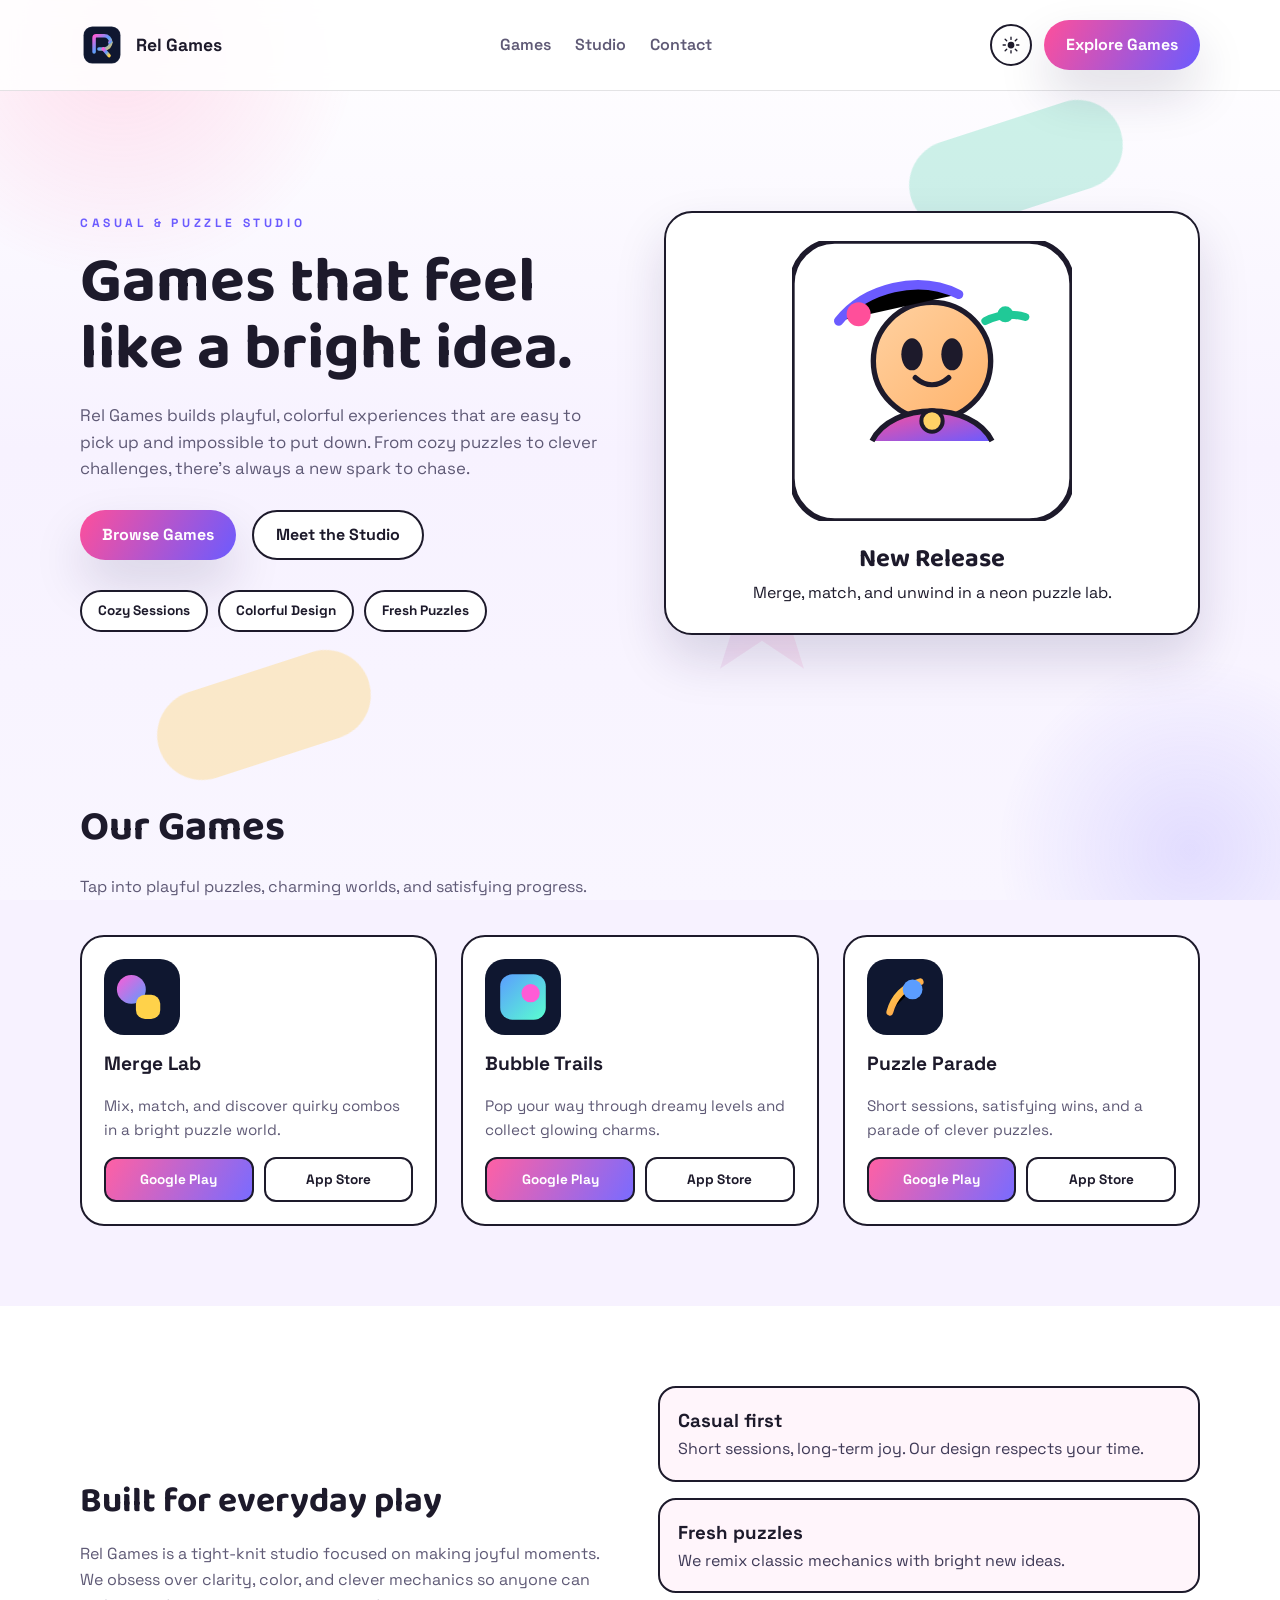
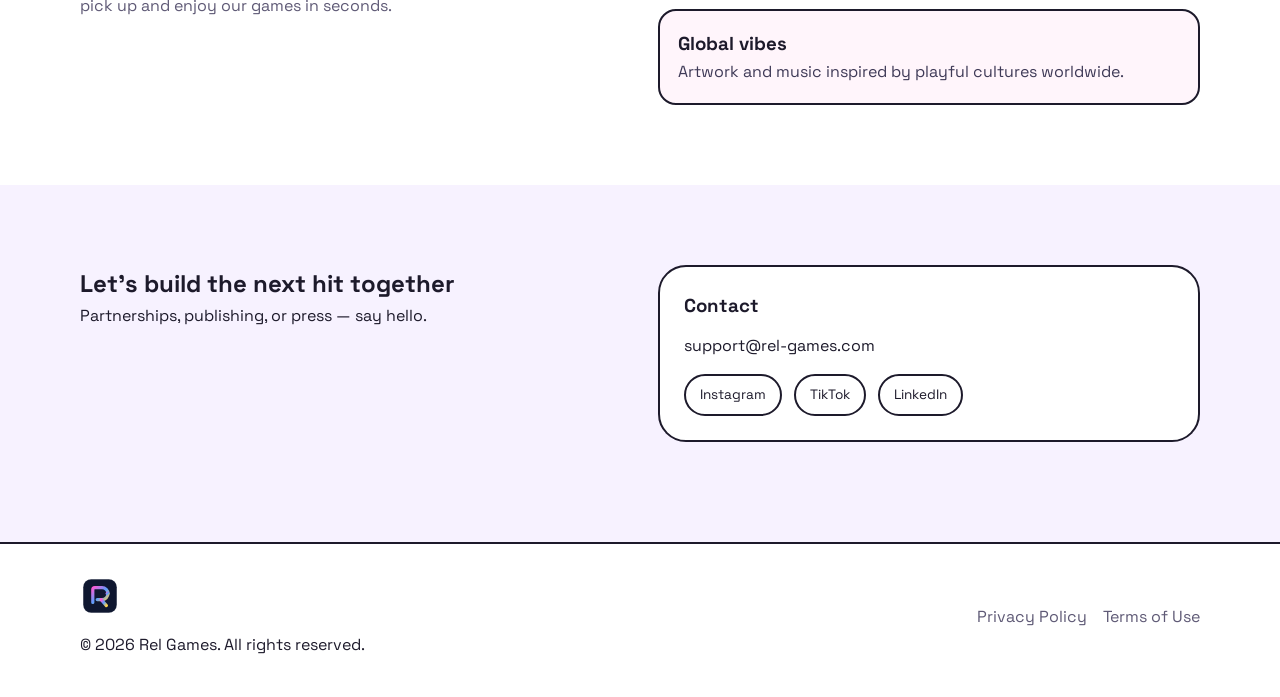
<file: index.html>
<!doctype html>
<html lang="en">
  <head>
    <meta charset="utf-8" />
    <meta name="viewport" content="width=device-width, initial-scale=1" />
    <title>Rel Games — Casual & Puzzle Game Studio</title>
    <meta name="description" content="Rel Games builds delightful casual and puzzle games for mobile. Discover our latest titles and play today." />
    <link rel="preconnect" href="https://fonts.googleapis.com" />
    <link rel="preconnect" href="https://fonts.gstatic.com" crossorigin />
    <link
      href="https://fonts.googleapis.com/css2?family=Baloo+2:wght@500;700;800&family=Space+Grotesk:wght@400;500;600;700&display=swap"
      rel="stylesheet"
    />
    <link rel="icon" type="image/svg+xml" href="assets/logo.svg" />
    <link rel="apple-touch-icon" href="assets/logo.svg" />
    <link rel="stylesheet" href="styles.css" />
    <meta property="og:title" content="Rel Games — Casual & Puzzle Game Studio" />
    <meta property="og:description" content="We build delightful casual and puzzle games for mobile." />
    <meta property="og:type" content="website" />
    <meta name="theme-color" content="#0a0f1f" />
  </head>
  <body>
    <div class="ambient">
      <div class="shape blob blob-1"></div>
      <div class="shape blob blob-2"></div>
      <div class="shape pill pill-1"></div>
      <div class="shape pill pill-2"></div>
      <div class="shape star"></div>
    </div>

    <header class="site-header">
      <div class="container nav">
        <a class="brand" href="#top" aria-label="Rel Games">
          <img src="assets/logo.svg" alt="Rel Games logo" />
          <span>Rel Games</span>
        </a>
        <nav class="nav-links">
          <a href="#games">Games</a>
          <a href="#studio">Studio</a>
          <a href="#contact">Contact</a>
        </nav>
        <div class="nav-actions">
          <button id="theme-toggle" class="theme-toggle" type="button" aria-label="Toggle dark mode">
            <span class="icon-sun" aria-hidden="true">
              <svg viewBox="0 0 24 24" width="18" height="18">
                <circle cx="12" cy="12" r="4.5" fill="currentColor"></circle>
                <path d="M12 1.5v3M12 19.5v3M1.5 12h3M19.5 12h3M4.2 4.2l2.1 2.1M17.7 17.7l2.1 2.1M19.8 4.2l-2.1 2.1M6.3 17.7l-2.1 2.1" stroke="currentColor" stroke-width="1.8" stroke-linecap="round"></path>
              </svg>
            </span>
            <span class="icon-moon" aria-hidden="true">
              <svg viewBox="0 0 24 24" width="18" height="18">
                <path d="M20 14.5A8.5 8.5 0 1 1 11 4a7 7 0 0 0 9 10.5Z" fill="currentColor"></path>
              </svg>
            </span>
          </button>
          <a class="cta" href="#games">Explore Games</a>
        </div>
      </div>
    </header>

    <main id="top">
      <section class="hero">
        <div class="container hero-grid">
          <div class="hero-copy">
            <p class="eyebrow">Casual & Puzzle Studio</p>
            <h1>Games that feel like a bright idea.</h1>
            <p class="lead">
              Rel Games builds playful, colorful experiences that are easy to pick up and impossible
              to put down. From cozy puzzles to clever challenges, there’s always a new spark to chase.
            </p>
            <div class="hero-actions">
              <a class="cta" href="#games">Browse Games</a>
              <a class="ghost" href="#studio">Meet the Studio</a>
            </div>
            <div class="hero-tags">
              <span>Cozy Sessions</span>
              <span>Colorful Design</span>
              <span>Fresh Puzzles</span>
            </div>
          </div>
          <div class="hero-card">
            <img src="assets/hero-character.svg" alt="Playful character illustration" />
            <div class="hero-card-note">
              <h2>New Release</h2>
              <p>Merge, match, and unwind in a neon puzzle lab.</p>
            </div>
          </div>
        </div>
      </section>

      <section id="games" class="games">
        <div class="container">
          <div class="section-head">
            <h2>Our Games</h2>
            <p>Tap into playful puzzles, charming worlds, and satisfying progress.</p>
          </div>
          <div id="games-grid" class="games-grid"></div>
        </div>
      </section>

      <section id="studio" class="studio">
        <div class="container studio-grid">
          <div>
            <h2>Built for everyday play</h2>
            <p>
              Rel Games is a tight-knit studio focused on making joyful moments. We obsess over
              clarity, color, and clever mechanics so anyone can pick up and enjoy our games in seconds.
            </p>
          </div>
          <div class="studio-cards">
            <div class="studio-card">
              <h3>Casual first</h3>
              <p>Short sessions, long-term joy. Our design respects your time.</p>
            </div>
            <div class="studio-card">
              <h3>Fresh puzzles</h3>
              <p>We remix classic mechanics with bright new ideas.</p>
            </div>
            <div class="studio-card">
              <h3>Global vibes</h3>
              <p>Artwork and music inspired by playful cultures worldwide.</p>
            </div>
          </div>
        </div>
      </section>

      <section id="contact" class="contact">
        <div class="container contact-grid">
          <div>
            <h2>Let’s build the next hit together</h2>
            <p>
              Partnerships, publishing, or press — say hello.
            </p>
          </div>
          <div class="contact-card">
            <h3>Contact</h3>
            <p>support@rel-games.com</p>
            <div class="socials">
              <a href="#">Instagram</a>
              <a href="#">TikTok</a>
              <a href="#">LinkedIn</a>
            </div>
          </div>
        </div>
      </section>
    </main>

    <footer class="site-footer">
      <div class="container footer-grid">
        <div>
          <img class="footer-logo" src="assets/logo.svg" alt="Rel Games logo" />
          <p>© 2026 Rel Games. All rights reserved.</p>
        </div>
        <div class="footer-links">
          <a href="privacy.html">Privacy Policy</a>
          <a href="terms.html">Terms of Use</a>
        </div>
      </div>
    </footer>

    <script src="app.js"></script>
  </body>
</html>
</file>
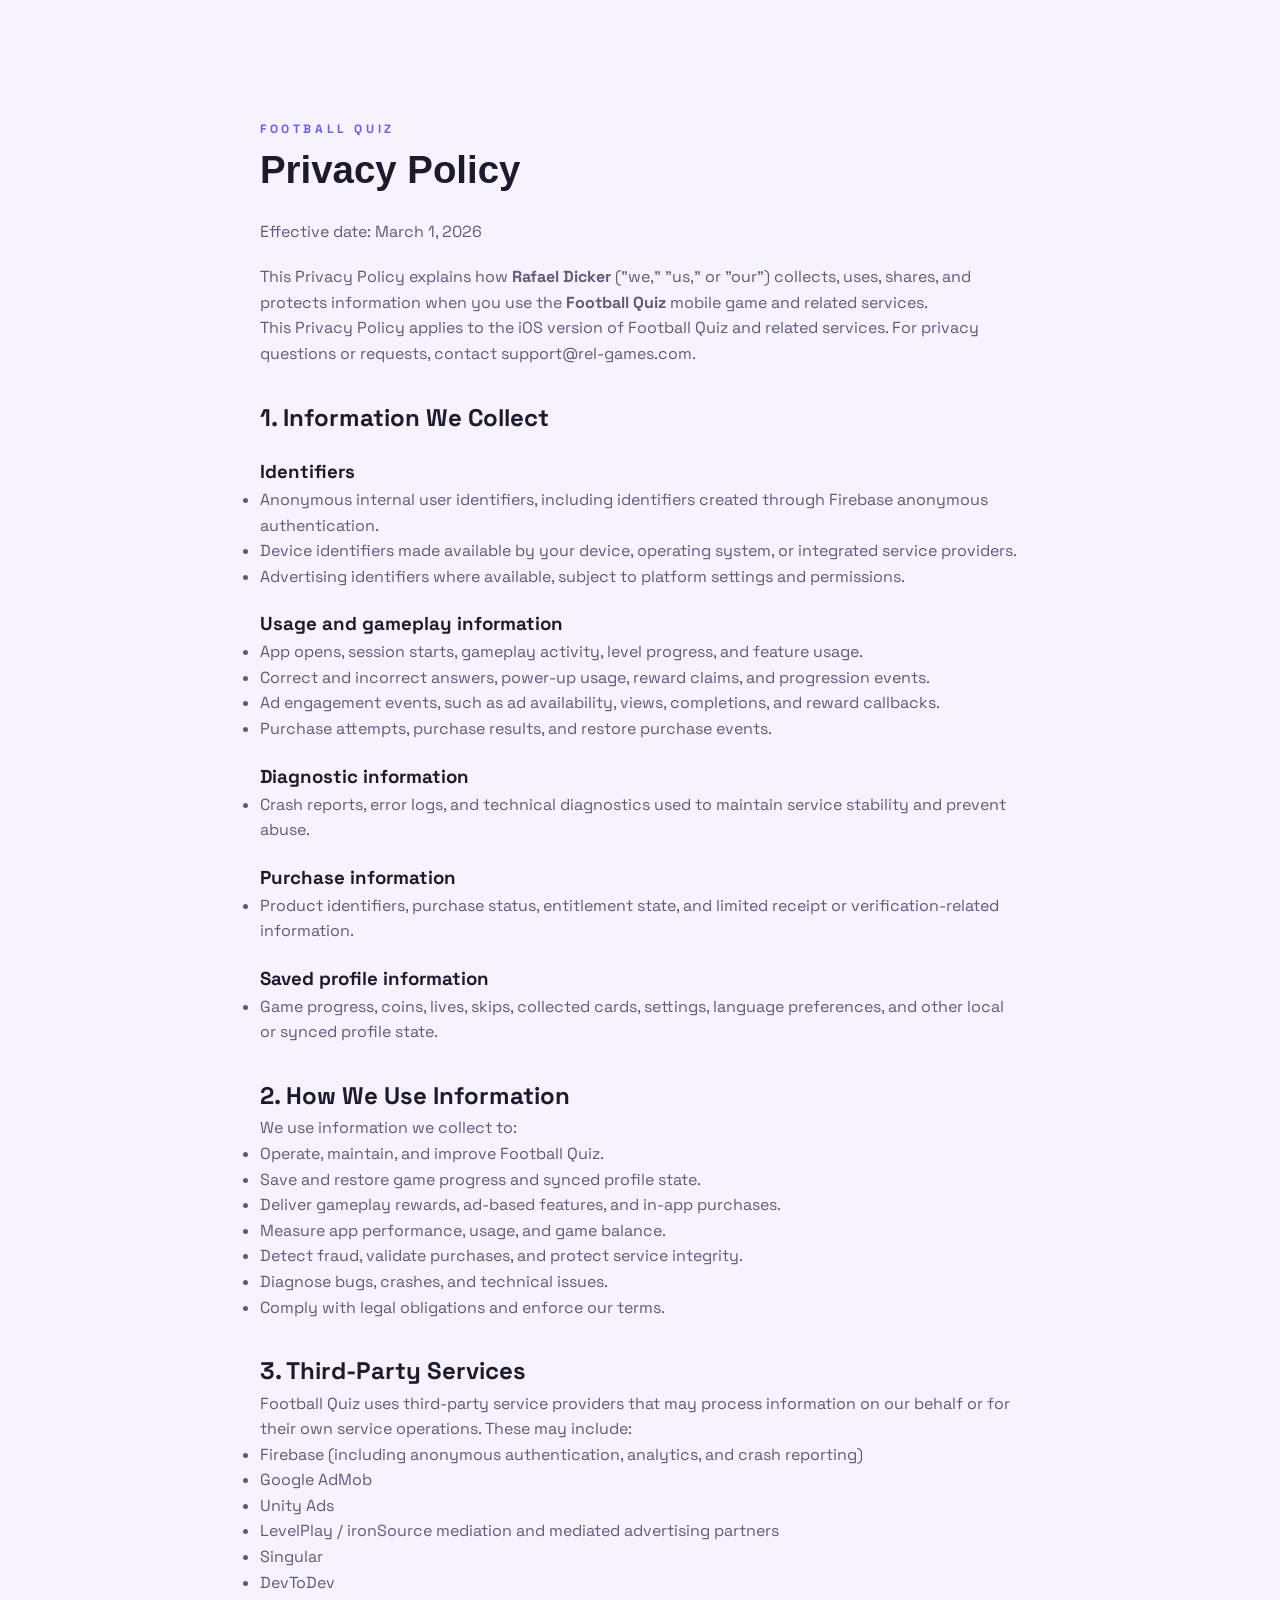
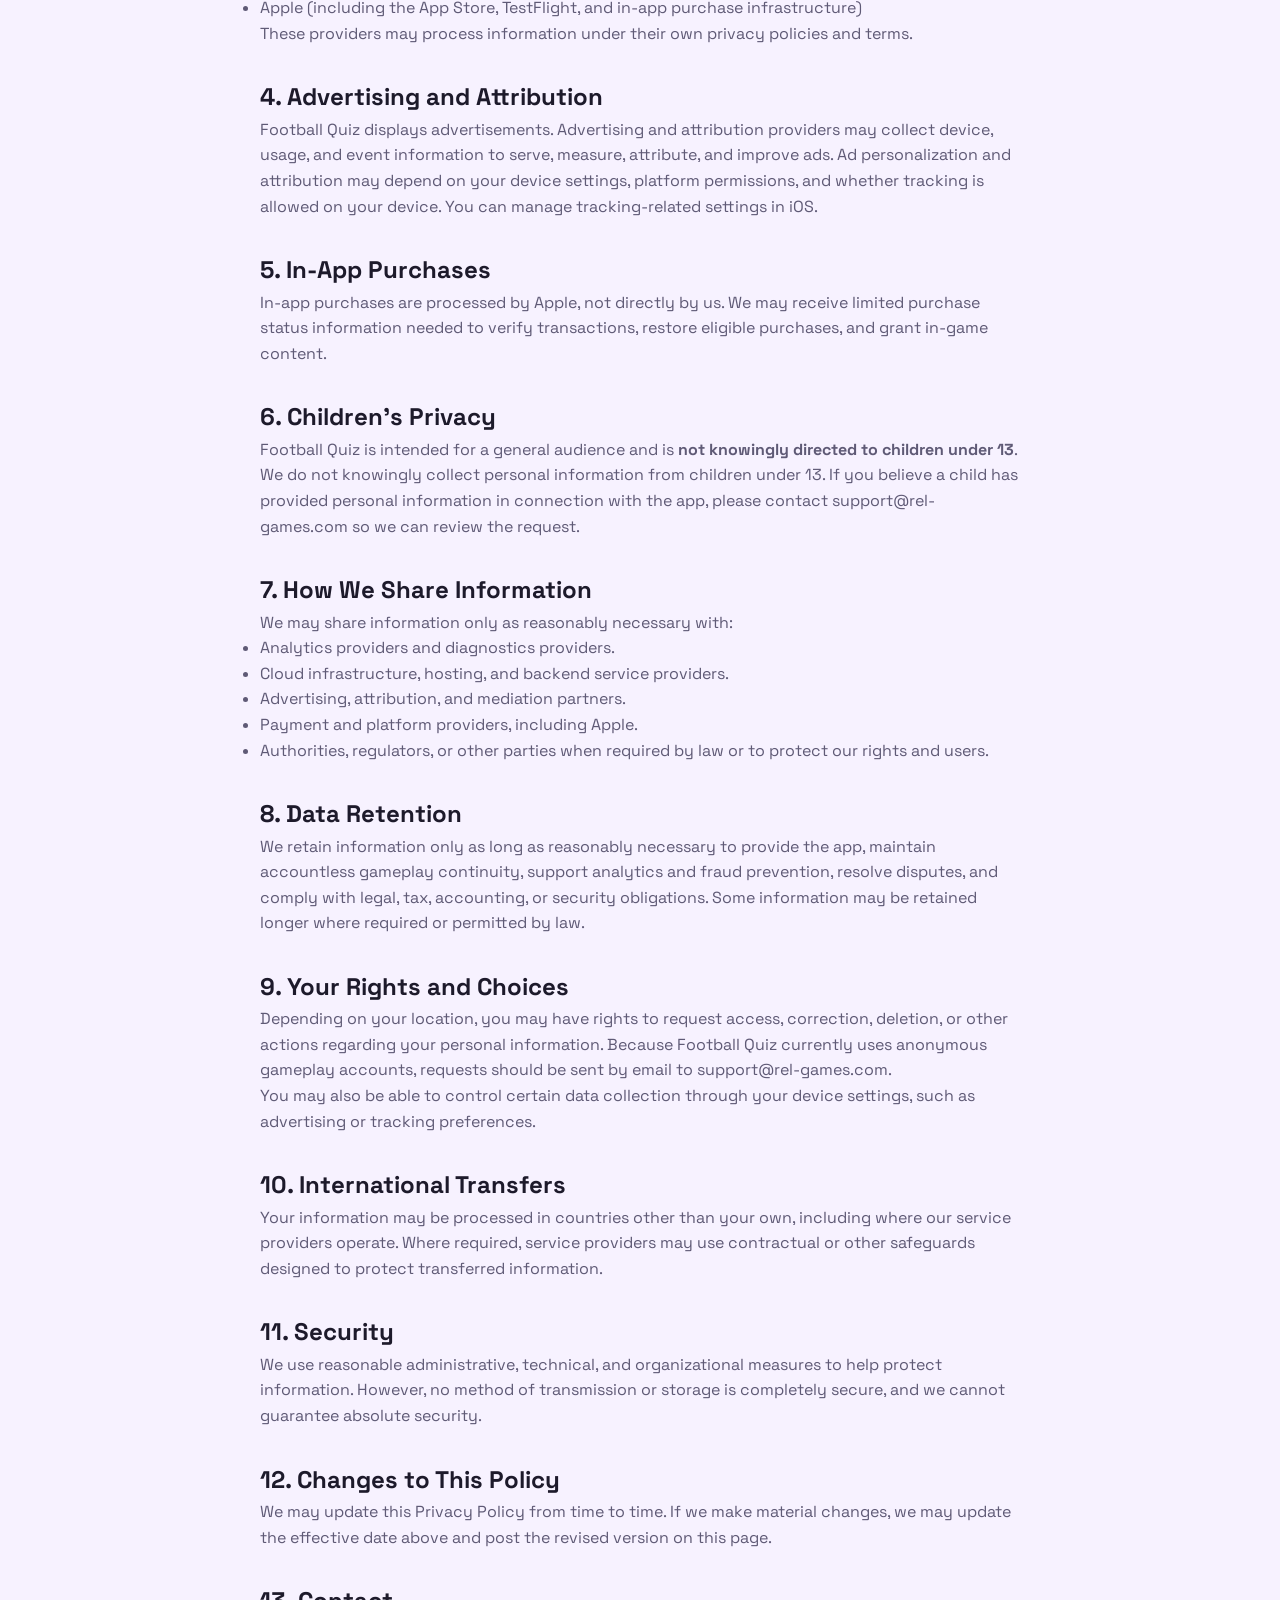
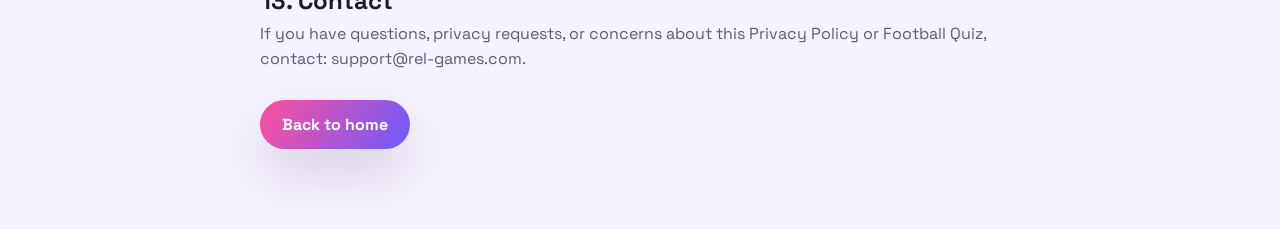
<file: privacy.html>
<!doctype html>
<html lang="en">
  <head>
    <meta charset="utf-8" />
    <meta name="viewport" content="width=device-width, initial-scale=1" />
    <title>Privacy Policy — Football Quiz</title>
    <link
      href="https://fonts.googleapis.com/css2?family=Baloo+2:wght@500;700;800&family=Space+Grotesk:wght@400;500;600;700&display=swap"
      rel="stylesheet"
    />
    <link rel="stylesheet" href="styles.css" />
  </head>
  <body>
    <main class="container" style="padding: 120px 0 80px; max-width: 760px;">
      <p class="eyebrow">Football Quiz</p>
      <h1 style="font-family: 'Syne', sans-serif; font-size: 2.4rem; margin-bottom: 18px;">Privacy Policy</h1>
      <p style="color: var(--muted);">Effective date: March 1, 2026</p>
      <p style="margin-top: 20px; color: var(--muted);">
        This Privacy Policy explains how <strong>Rafael Dicker</strong> ("we," "us," or "our")
        collects, uses, shares, and protects information when you use the
        <strong>Football Quiz</strong> mobile game and related services.
      </p>
      <p style="color: var(--muted);">
        This Privacy Policy applies to the iOS version of Football Quiz and related services.
        For privacy questions or requests, contact
        <a href="mailto:support@rel-games.com">support@rel-games.com</a>.
      </p>

      <h2 style="margin-top: 32px;">1. Information We Collect</h2>
      <h3 style="margin-top: 20px;">Identifiers</h3>
      <ul style="color: var(--muted);">
        <li>Anonymous internal user identifiers, including identifiers created through Firebase anonymous authentication.</li>
        <li>Device identifiers made available by your device, operating system, or integrated service providers.</li>
        <li>Advertising identifiers where available, subject to platform settings and permissions.</li>
      </ul>

      <h3 style="margin-top: 20px;">Usage and gameplay information</h3>
      <ul style="color: var(--muted);">
        <li>App opens, session starts, gameplay activity, level progress, and feature usage.</li>
        <li>Correct and incorrect answers, power-up usage, reward claims, and progression events.</li>
        <li>Ad engagement events, such as ad availability, views, completions, and reward callbacks.</li>
        <li>Purchase attempts, purchase results, and restore purchase events.</li>
      </ul>

      <h3 style="margin-top: 20px;">Diagnostic information</h3>
      <ul style="color: var(--muted);">
        <li>Crash reports, error logs, and technical diagnostics used to maintain service stability and prevent abuse.</li>
      </ul>

      <h3 style="margin-top: 20px;">Purchase information</h3>
      <ul style="color: var(--muted);">
        <li>Product identifiers, purchase status, entitlement state, and limited receipt or verification-related information.</li>
      </ul>

      <h3 style="margin-top: 20px;">Saved profile information</h3>
      <ul style="color: var(--muted);">
        <li>Game progress, coins, lives, skips, collected cards, settings, language preferences, and other local or synced profile state.</li>
      </ul>

      <h2 style="margin-top: 32px;">2. How We Use Information</h2>
      <p style="color: var(--muted);">We use information we collect to:</p>
      <ul style="color: var(--muted);">
        <li>Operate, maintain, and improve Football Quiz.</li>
        <li>Save and restore game progress and synced profile state.</li>
        <li>Deliver gameplay rewards, ad-based features, and in-app purchases.</li>
        <li>Measure app performance, usage, and game balance.</li>
        <li>Detect fraud, validate purchases, and protect service integrity.</li>
        <li>Diagnose bugs, crashes, and technical issues.</li>
        <li>Comply with legal obligations and enforce our terms.</li>
      </ul>

      <h2 style="margin-top: 32px;">3. Third-Party Services</h2>
      <p style="color: var(--muted);">
        Football Quiz uses third-party service providers that may process information on our behalf
        or for their own service operations. These may include:
      </p>
      <ul style="color: var(--muted);">
        <li>Firebase (including anonymous authentication, analytics, and crash reporting)</li>
        <li>Google AdMob</li>
        <li>Unity Ads</li>
        <li>LevelPlay / ironSource mediation and mediated advertising partners</li>
        <li>Singular</li>
        <li>DevToDev</li>
        <li>Apple (including the App Store, TestFlight, and in-app purchase infrastructure)</li>
      </ul>
      <p style="color: var(--muted);">
        These providers may process information under their own privacy policies and terms.
      </p>

      <h2 style="margin-top: 32px;">4. Advertising and Attribution</h2>
      <p style="color: var(--muted);">
        Football Quiz displays advertisements. Advertising and attribution providers may collect
        device, usage, and event information to serve, measure, attribute, and improve ads.
        Ad personalization and attribution may depend on your device settings, platform permissions,
        and whether tracking is allowed on your device. You can manage tracking-related settings in iOS.
      </p>

      <h2 style="margin-top: 32px;">5. In-App Purchases</h2>
      <p style="color: var(--muted);">
        In-app purchases are processed by Apple, not directly by us. We may receive limited purchase
        status information needed to verify transactions, restore eligible purchases, and grant in-game content.
      </p>

      <h2 style="margin-top: 32px;">6. Children's Privacy</h2>
      <p style="color: var(--muted);">
        Football Quiz is intended for a general audience and is <strong>not knowingly directed to children under 13</strong>.
        We do not knowingly collect personal information from children under 13. If you believe a child has provided
        personal information in connection with the app, please contact
        <a href="mailto:support@rel-games.com">support@rel-games.com</a> so we can review the request.
      </p>

      <h2 style="margin-top: 32px;">7. How We Share Information</h2>
      <p style="color: var(--muted);">We may share information only as reasonably necessary with:</p>
      <ul style="color: var(--muted);">
        <li>Analytics providers and diagnostics providers.</li>
        <li>Cloud infrastructure, hosting, and backend service providers.</li>
        <li>Advertising, attribution, and mediation partners.</li>
        <li>Payment and platform providers, including Apple.</li>
        <li>Authorities, regulators, or other parties when required by law or to protect our rights and users.</li>
      </ul>

      <h2 style="margin-top: 32px;">8. Data Retention</h2>
      <p style="color: var(--muted);">
        We retain information only as long as reasonably necessary to provide the app, maintain
        accountless gameplay continuity, support analytics and fraud prevention, resolve disputes,
        and comply with legal, tax, accounting, or security obligations. Some information may be retained
        longer where required or permitted by law.
      </p>

      <h2 style="margin-top: 32px;">9. Your Rights and Choices</h2>
      <p style="color: var(--muted);">
        Depending on your location, you may have rights to request access, correction, deletion,
        or other actions regarding your personal information. Because Football Quiz currently uses
        anonymous gameplay accounts, requests should be sent by email to
        <a href="mailto:support@rel-games.com">support@rel-games.com</a>.
      </p>
      <p style="color: var(--muted);">
        You may also be able to control certain data collection through your device settings,
        such as advertising or tracking preferences.
      </p>

      <h2 style="margin-top: 32px;">10. International Transfers</h2>
      <p style="color: var(--muted);">
        Your information may be processed in countries other than your own, including where our
        service providers operate. Where required, service providers may use contractual or other
        safeguards designed to protect transferred information.
      </p>

      <h2 style="margin-top: 32px;">11. Security</h2>
      <p style="color: var(--muted);">
        We use reasonable administrative, technical, and organizational measures to help protect information.
        However, no method of transmission or storage is completely secure, and we cannot guarantee absolute security.
      </p>

      <h2 style="margin-top: 32px;">12. Changes to This Policy</h2>
      <p style="color: var(--muted);">
        We may update this Privacy Policy from time to time. If we make material changes, we may
        update the effective date above and post the revised version on this page.
      </p>

      <h2 style="margin-top: 32px;">13. Contact</h2>
      <p style="color: var(--muted);">
        If you have questions, privacy requests, or concerns about this Privacy Policy or Football Quiz,
        contact: <a href="mailto:support@rel-games.com">support@rel-games.com</a>.
      </p>

      <p style="margin-top: 28px;"><a class="cta" href="index.html">Back to home</a></p>
    </main>
  </body>
</html>
</file>
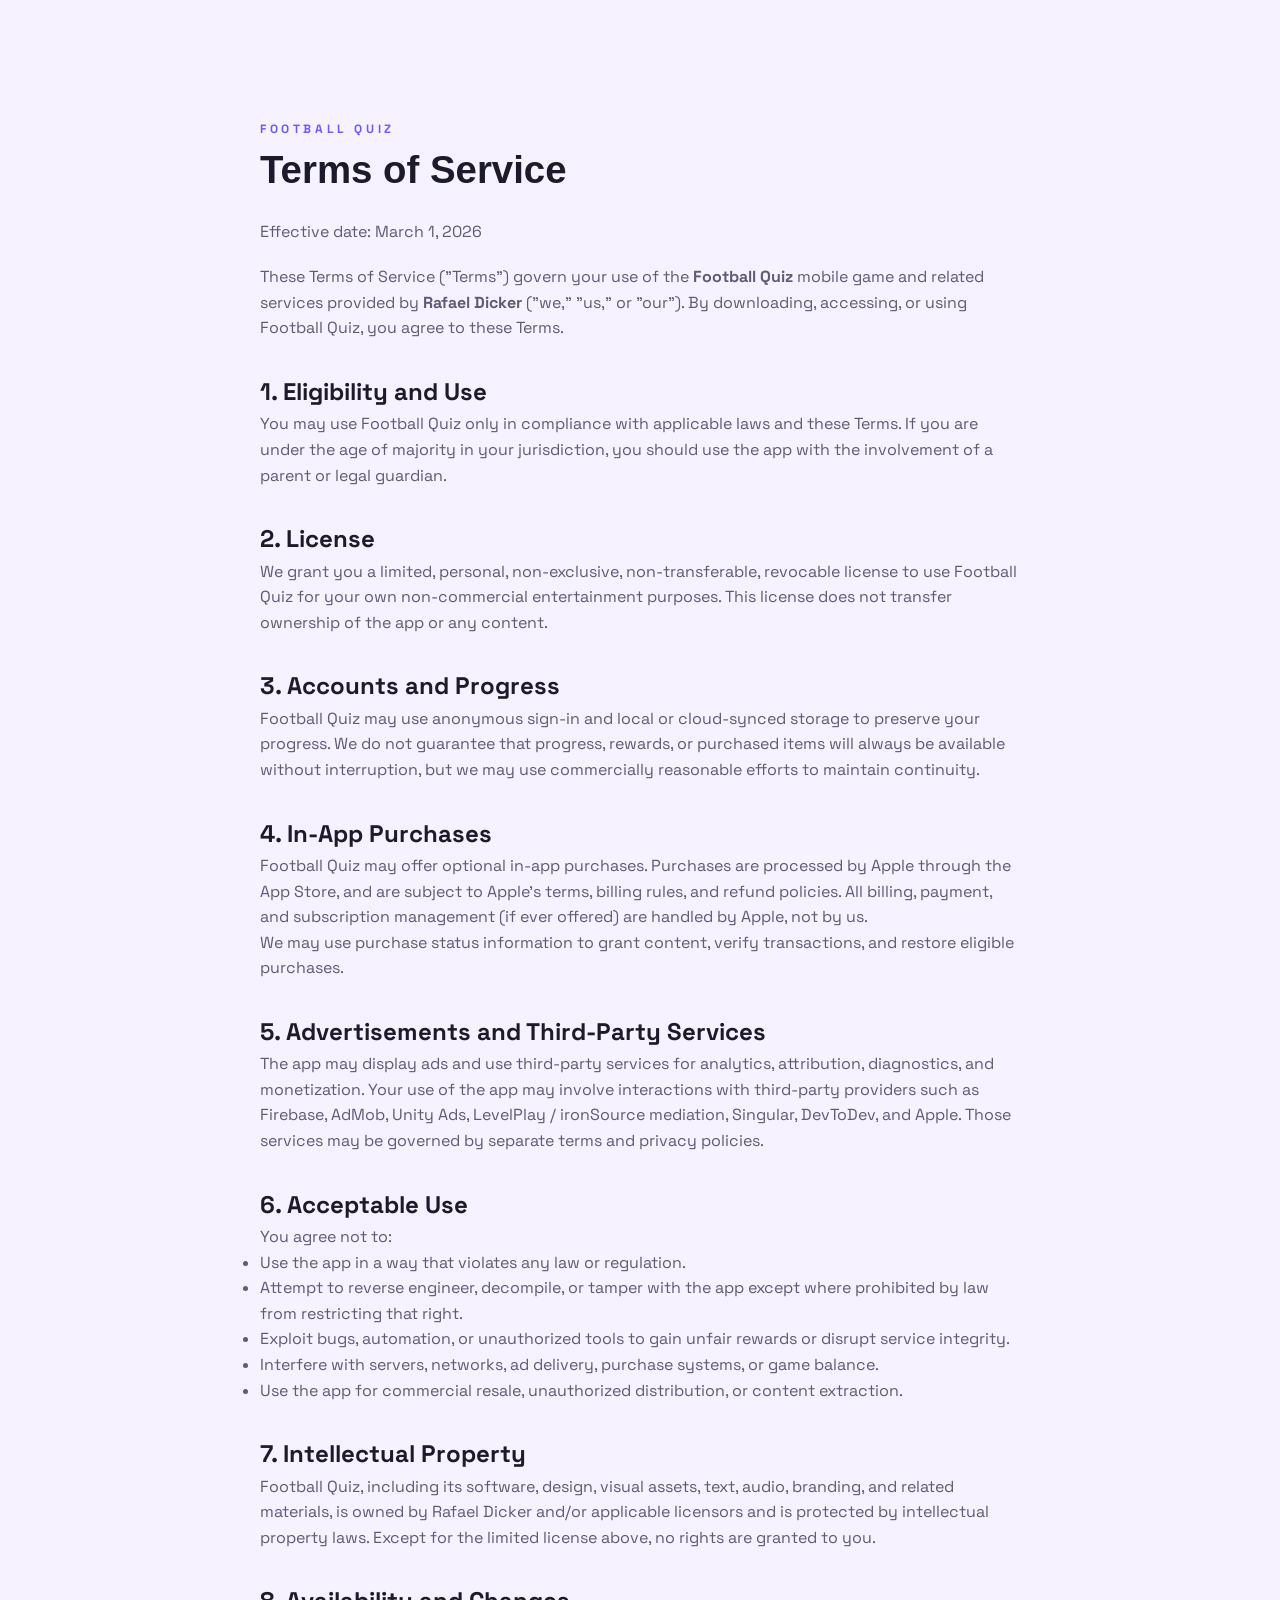
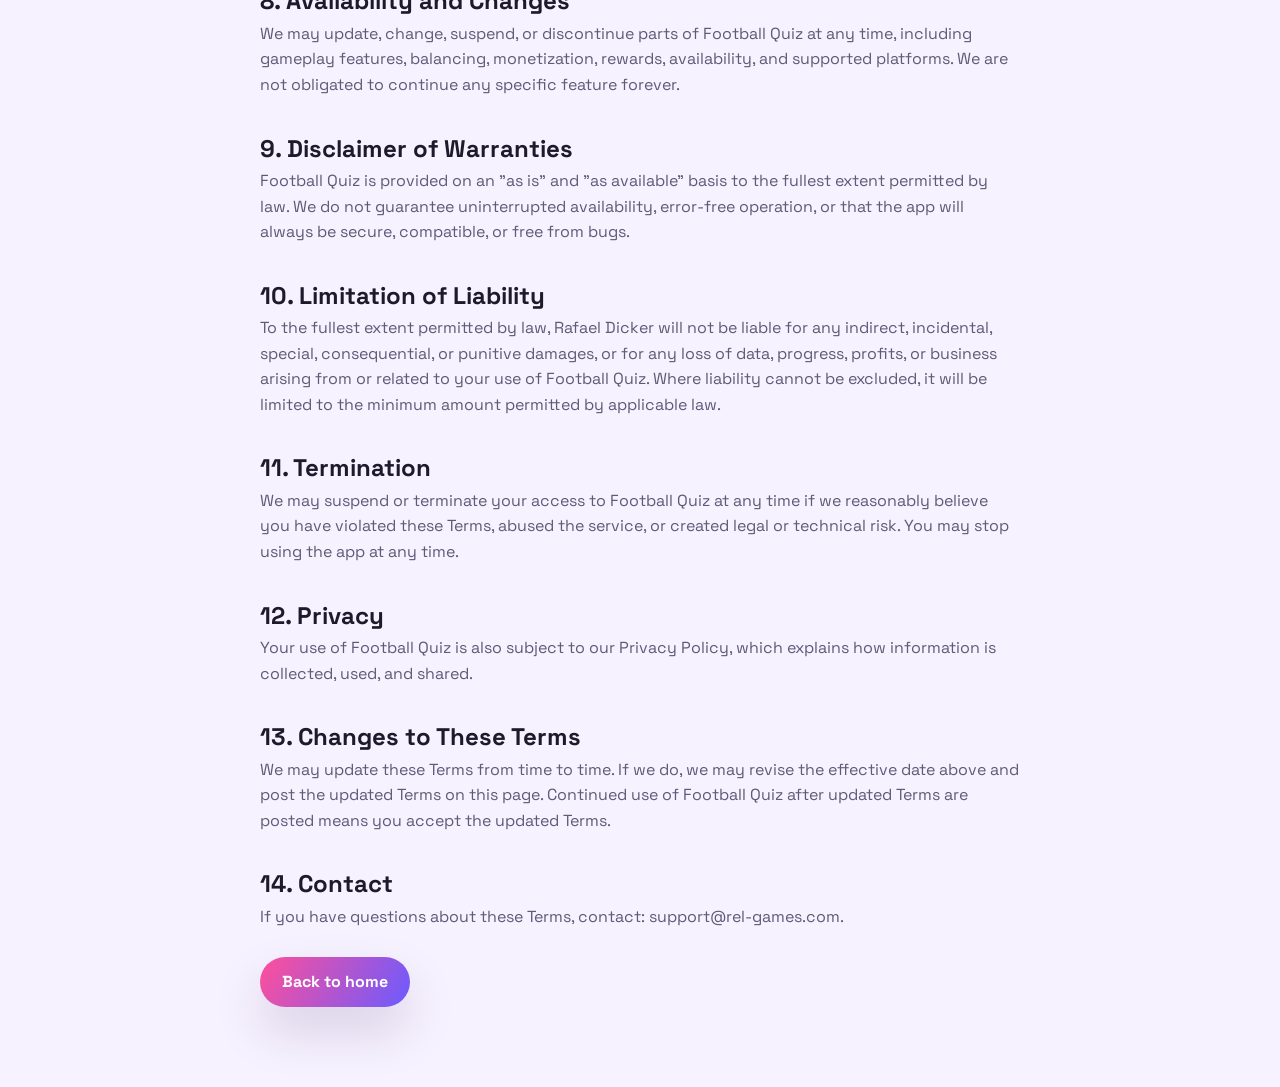
<file: terms.html>
<!doctype html>
<html lang="en">
  <head>
    <meta charset="utf-8" />
    <meta name="viewport" content="width=device-width, initial-scale=1" />
    <title>Terms of Service — Football Quiz</title>
    <link
      href="https://fonts.googleapis.com/css2?family=Baloo+2:wght@500;700;800&family=Space+Grotesk:wght@400;500;600;700&display=swap"
      rel="stylesheet"
    />
    <link rel="stylesheet" href="styles.css" />
  </head>
  <body>
    <main class="container" style="padding: 120px 0 80px; max-width: 760px;">
      <p class="eyebrow">Football Quiz</p>
      <h1 style="font-family: 'Syne', sans-serif; font-size: 2.4rem; margin-bottom: 18px;">Terms of Service</h1>
      <p style="color: var(--muted);">Effective date: March 1, 2026</p>
      <p style="margin-top: 20px; color: var(--muted);">
        These Terms of Service ("Terms") govern your use of the <strong>Football Quiz</strong> mobile game
        and related services provided by <strong>Rafael Dicker</strong> ("we," "us," or "our").
        By downloading, accessing, or using Football Quiz, you agree to these Terms.
      </p>

      <h2 style="margin-top: 32px;">1. Eligibility and Use</h2>
      <p style="color: var(--muted);">
        You may use Football Quiz only in compliance with applicable laws and these Terms.
        If you are under the age of majority in your jurisdiction, you should use the app with
        the involvement of a parent or legal guardian.
      </p>

      <h2 style="margin-top: 32px;">2. License</h2>
      <p style="color: var(--muted);">
        We grant you a limited, personal, non-exclusive, non-transferable, revocable license to
        use Football Quiz for your own non-commercial entertainment purposes.
        This license does not transfer ownership of the app or any content.
      </p>

      <h2 style="margin-top: 32px;">3. Accounts and Progress</h2>
      <p style="color: var(--muted);">
        Football Quiz may use anonymous sign-in and local or cloud-synced storage to preserve your progress.
        We do not guarantee that progress, rewards, or purchased items will always be available without interruption,
        but we may use commercially reasonable efforts to maintain continuity.
      </p>

      <h2 style="margin-top: 32px;">4. In-App Purchases</h2>
      <p style="color: var(--muted);">
        Football Quiz may offer optional in-app purchases. Purchases are processed by Apple through the App Store,
        and are subject to Apple's terms, billing rules, and refund policies. All billing, payment, and subscription
        management (if ever offered) are handled by Apple, not by us.
      </p>
      <p style="color: var(--muted);">
        We may use purchase status information to grant content, verify transactions, and restore eligible purchases.
      </p>

      <h2 style="margin-top: 32px;">5. Advertisements and Third-Party Services</h2>
      <p style="color: var(--muted);">
        The app may display ads and use third-party services for analytics, attribution, diagnostics, and monetization.
        Your use of the app may involve interactions with third-party providers such as Firebase, AdMob, Unity Ads,
        LevelPlay / ironSource mediation, Singular, DevToDev, and Apple. Those services may be governed by separate terms
        and privacy policies.
      </p>

      <h2 style="margin-top: 32px;">6. Acceptable Use</h2>
      <p style="color: var(--muted);">You agree not to:</p>
      <ul style="color: var(--muted);">
        <li>Use the app in a way that violates any law or regulation.</li>
        <li>Attempt to reverse engineer, decompile, or tamper with the app except where prohibited by law from restricting that right.</li>
        <li>Exploit bugs, automation, or unauthorized tools to gain unfair rewards or disrupt service integrity.</li>
        <li>Interfere with servers, networks, ad delivery, purchase systems, or game balance.</li>
        <li>Use the app for commercial resale, unauthorized distribution, or content extraction.</li>
      </ul>

      <h2 style="margin-top: 32px;">7. Intellectual Property</h2>
      <p style="color: var(--muted);">
        Football Quiz, including its software, design, visual assets, text, audio, branding, and related materials,
        is owned by Rafael Dicker and/or applicable licensors and is protected by intellectual property laws.
        Except for the limited license above, no rights are granted to you.
      </p>

      <h2 style="margin-top: 32px;">8. Availability and Changes</h2>
      <p style="color: var(--muted);">
        We may update, change, suspend, or discontinue parts of Football Quiz at any time, including gameplay features,
        balancing, monetization, rewards, availability, and supported platforms. We are not obligated to continue any
        specific feature forever.
      </p>

      <h2 style="margin-top: 32px;">9. Disclaimer of Warranties</h2>
      <p style="color: var(--muted);">
        Football Quiz is provided on an "as is" and "as available" basis to the fullest extent permitted by law.
        We do not guarantee uninterrupted availability, error-free operation, or that the app will always be secure,
        compatible, or free from bugs.
      </p>

      <h2 style="margin-top: 32px;">10. Limitation of Liability</h2>
      <p style="color: var(--muted);">
        To the fullest extent permitted by law, Rafael Dicker will not be liable for any indirect, incidental,
        special, consequential, or punitive damages, or for any loss of data, progress, profits, or business
        arising from or related to your use of Football Quiz. Where liability cannot be excluded, it will be limited
        to the minimum amount permitted by applicable law.
      </p>

      <h2 style="margin-top: 32px;">11. Termination</h2>
      <p style="color: var(--muted);">
        We may suspend or terminate your access to Football Quiz at any time if we reasonably believe you have violated
        these Terms, abused the service, or created legal or technical risk. You may stop using the app at any time.
      </p>

      <h2 style="margin-top: 32px;">12. Privacy</h2>
      <p style="color: var(--muted);">
        Your use of Football Quiz is also subject to our <a href="privacy.html">Privacy Policy</a>, which explains
        how information is collected, used, and shared.
      </p>

      <h2 style="margin-top: 32px;">13. Changes to These Terms</h2>
      <p style="color: var(--muted);">
        We may update these Terms from time to time. If we do, we may revise the effective date above and post the updated
        Terms on this page. Continued use of Football Quiz after updated Terms are posted means you accept the updated Terms.
      </p>

      <h2 style="margin-top: 32px;">14. Contact</h2>
      <p style="color: var(--muted);">
        If you have questions about these Terms, contact:
        <a href="mailto:support@rel-games.com">support@rel-games.com</a>.
      </p>

      <p style="margin-top: 28px;"><a class="cta" href="index.html">Back to home</a></p>
    </main>
  </body>
</html>
</file>
<file: styles.css>
:root {
  --bg: #f7f2ff;
  --bg-soft: #ffffff;
  --ink: #1d1a2b;
  --muted: #5f5a76;
  --accent: #ff4f9a;
  --accent-2: #6b5bff;
  --accent-3: #20c997;
  --accent-4: #ffd166;
  --card: #ffffff;
  --stroke: rgba(29, 26, 43, 0.12);
  --shadow: 0 24px 50px rgba(31, 23, 74, 0.15);
  --radius: 28px;
}

[data-theme="dark"] {
  --bg: #141225;
  --bg-soft: #1a1830;
  --ink: #f3f2fb;
  --muted: #bbb5d5;
  --accent: #ff6aa9;
  --accent-2: #7d71ff;
  --accent-3: #2fd9ac;
  --accent-4: #ffd166;
  --card: #1c1a33;
  --stroke: rgba(255, 255, 255, 0.16);
  --shadow: 0 24px 50px rgba(4, 3, 10, 0.45);
}

* {
  box-sizing: border-box;
  margin: 0;
  padding: 0;
}

body {
  font-family: "Space Grotesk", sans-serif;
  background: var(--bg);
  color: var(--ink);
  line-height: 1.6;
  min-height: 100dvh;
  overflow-x: hidden;
}

a {
  color: inherit;
  text-decoration: none;
}

.container {
  width: min(1120px, 90vw);
  margin: 0 auto;
}

.ambient {
  position: fixed;
  top: 0;
  right: 0;
  bottom: 0;
  left: 0;
  z-index: -1;
  overflow: hidden;
  background: linear-gradient(180deg, #fff 0%, #f7f2ff 50%, #f9f6ff 100%);
  min-height: 100dvh;
  pointer-events: none;
}

[data-theme="dark"] .ambient {
  background: linear-gradient(180deg, #151229 0%, #120f22 50%, #0d0b1a 100%);
}

.shape {
  position: absolute;
  filter: blur(0);
  animation: float 16s ease-in-out infinite;
}

.blob {
  border-radius: 50%;
  opacity: 0.5;
}

.blob-1 {
  width: 520px;
  height: 520px;
  top: -220px;
  left: -140px;
  background: radial-gradient(circle, rgba(255, 79, 154, 0.35), transparent 65%);
}

.blob-2 {
  width: 420px;
  height: 420px;
  bottom: -160px;
  right: -120px;
  background: radial-gradient(circle, rgba(107, 91, 255, 0.32), transparent 65%);
  animation-delay: 3s;
}

.pill {
  width: 220px;
  height: 90px;
  border-radius: 999px;
  background: rgba(32, 201, 151, 0.22);
  transform: rotate(-18deg);
}

.pill-1 {
  top: 120px;
  right: 12%;
}

.pill-2 {
  bottom: 140px;
  left: 12%;
  background: rgba(255, 209, 102, 0.35);
  animation-delay: 5s;
}

.star {
  width: 140px;
  height: 140px;
  right: 35%;
  top: 60%;
  background: conic-gradient(from 120deg, rgba(255, 79, 154, 0.35), rgba(107, 91, 255, 0.35));
  clip-path: polygon(50% 0%, 62% 34%, 98% 35%, 69% 57%, 80% 92%, 50% 72%, 20% 92%, 31% 57%, 2% 35%, 38% 34%);
  opacity: 0.3;
}

.site-header {
  position: sticky;
  top: 0;
  z-index: 10;
  backdrop-filter: blur(12px);
  background: rgba(255, 255, 255, 0.85);
  border-bottom: 1px solid var(--stroke);
}

[data-theme="dark"] .site-header {
  background: rgba(18, 15, 34, 0.88);
}

.nav {
  display: flex;
  align-items: center;
  justify-content: space-between;
  padding: 20px 0;
  gap: 24px;
}

.brand {
  display: flex;
  align-items: center;
  gap: 12px;
  font-weight: 700;
  font-size: 1.1rem;
}

.brand img {
  width: 44px;
  height: 44px;
}

.nav-links {
  display: flex;
  gap: 24px;
  color: var(--muted);
  font-weight: 600;
}

.nav-links a:hover {
  color: var(--ink);
}

.nav-actions {
  display: flex;
  align-items: center;
  gap: 12px;
}

.theme-toggle {
  border: 2px solid var(--ink);
  background: var(--bg-soft);
  color: var(--ink);
  border-radius: 999px;
  width: 42px;
  height: 42px;
  display: inline-flex;
  align-items: center;
  justify-content: center;
  padding: 0;
  font-weight: 700;
  cursor: pointer;
}

.theme-toggle .icon-sun,
.theme-toggle .icon-moon {
  display: inline-flex;
}

.theme-toggle .icon-moon {
  display: none;
}

[data-theme="dark"] .theme-toggle .icon-sun {
  display: none;
}

[data-theme="dark"] .theme-toggle .icon-moon {
  display: inline-flex;
}

[data-theme="light"] .theme-toggle .icon-moon {
  display: none;
}

.cta {
  background: linear-gradient(120deg, var(--accent), var(--accent-2));
  color: #fff;
  padding: 12px 22px;
  border-radius: 999px;
  font-weight: 700;
  box-shadow: var(--shadow);
  display: inline-flex;
  align-items: center;
  justify-content: center;
}

.ghost {
  border: 2px solid var(--ink);
  padding: 10px 22px;
  border-radius: 999px;
  color: var(--ink);
  font-weight: 700;
  background: #fff;
}

[data-theme="dark"] .ghost {
  background: rgba(255, 255, 255, 0.05);
}

.hero {
  padding: 120px 0 80px;
}

.hero-grid {
  display: grid;
  grid-template-columns: repeat(auto-fit, minmax(280px, 1fr));
  gap: 48px;
  align-items: center;
}

.hero-copy h1 {
  font-family: "Baloo 2", cursive;
  font-size: clamp(2.8rem, 5vw, 4.6rem);
  line-height: 1.05;
  margin: 16px 0 18px;
}

.eyebrow {
  text-transform: uppercase;
  letter-spacing: 0.3em;
  color: var(--accent-2);
  font-size: 0.75rem;
  font-weight: 700;
}

.lead {
  color: var(--muted);
  font-size: 1.05rem;
}

.hero-actions {
  display: flex;
  flex-wrap: wrap;
  gap: 16px;
  margin: 28px 0 30px;
}

.hero-tags {
  display: flex;
  flex-wrap: wrap;
  gap: 10px;
}

.hero-tags span {
  padding: 8px 16px;
  border-radius: 999px;
  border: 2px solid var(--ink);
  background: #fff;
  font-weight: 700;
  font-size: 0.85rem;
}

.hero-card {
  position: relative;
  padding: 28px;
  border-radius: var(--radius);
  background: var(--card);
  border: 2px solid var(--ink);
  box-shadow: var(--shadow);
  overflow: hidden;
  display: grid;
  gap: 18px;
  place-items: center;
}

[data-theme="dark"] .hero-tags span {
  background: rgba(255, 255, 255, 0.08);
}

.hero-card img {
  width: min(280px, 80vw);
}

.hero-card-note {
  text-align: center;
}

.hero-card-note h2 {
  font-family: "Baloo 2", cursive;
  font-size: 1.6rem;
}

.games {
  padding: 80px 0;
}

.section-head {
  display: flex;
  flex-direction: column;
  gap: 12px;
  margin-bottom: 36px;
}

.section-head h2 {
  font-family: "Baloo 2", cursive;
  font-size: 2.6rem;
}

.section-head p {
  color: var(--muted);
}

.games-grid {
  display: grid;
  grid-template-columns: repeat(auto-fit, minmax(240px, 1fr));
  gap: 24px;
}

.game-card {
  background: var(--card);
  border: 2px solid var(--ink);
  border-radius: 24px;
  padding: 22px;
  display: flex;
  flex-direction: column;
  gap: 14px;
  min-height: 280px;
  transition: transform 0.3s ease, box-shadow 0.3s ease;
}

.game-card:hover {
  transform: translateY(-6px);
  box-shadow: var(--shadow);
}

.game-card img {
  width: 76px;
  height: 76px;
  border-radius: 20px;
  object-fit: cover;
}

.game-card h3 {
  font-size: 1.2rem;
}

.game-card p {
  color: var(--muted);
  font-size: 0.95rem;
}

.game-links {
  display: flex;
  gap: 10px;
  margin-top: auto;
}

.game-links a {
  flex: 1;
  text-align: center;
  border-radius: 12px;
  padding: 10px 12px;
  border: 2px solid var(--ink);
  font-weight: 700;
  font-size: 0.85rem;
  background: #fff;
  color: #1d1a2b;
}

.game-links a.primary {
  background: linear-gradient(120deg, rgba(255, 79, 154, 0.9), rgba(107, 91, 255, 0.9));
  color: #fff;
}

.studio {
  padding: 80px 0;
  background: #fff;
}

[data-theme="dark"] .studio {
  background: #16142a;
}

.studio-grid {
  display: grid;
  grid-template-columns: repeat(auto-fit, minmax(260px, 1fr));
  gap: 36px;
  align-items: center;
}

.studio-grid h2 {
  font-family: "Baloo 2", cursive;
  font-size: 2.2rem;
  margin-bottom: 12px;
}

.studio-grid p {
  color: var(--muted);
}

.studio-cards {
  display: grid;
  gap: 16px;
}

.studio-card {
  padding: 18px;
  border-radius: 18px;
  background: #fff5fb;
  border: 2px solid var(--ink);
}

.studio-card h3 {
  color: #1d1a2b;
}

.studio-card p {
  color: #3f3a57;
}

[data-theme="dark"] .studio-card {
  background: #25223f;
  border-color: rgba(255, 255, 255, 0.24);
}

[data-theme="dark"] .studio-card h3 {
  color: #f5f4ff;
}

[data-theme="dark"] .studio-card p {
  color: #c6c2de;
}

.contact {
  padding: 80px 0 100px;
}

.contact-grid {
  display: grid;
  grid-template-columns: repeat(auto-fit, minmax(260px, 1fr));
  gap: 36px;
}

.contact-card {
  padding: 24px;
  border-radius: var(--radius);
  border: 2px solid var(--ink);
  background: var(--card);
}

.contact-card h3 {
  margin-bottom: 12px;
}

.socials {
  display: flex;
  gap: 12px;
  margin-top: 16px;
  flex-wrap: wrap;
}

.socials a {
  padding: 8px 14px;
  border-radius: 999px;
  border: 2px solid var(--ink);
  font-size: 0.85rem;
  background: #fff;
}

[data-theme="dark"] .socials a {
  background: rgba(255, 255, 255, 0.05);
}

.site-footer {
  border-top: 2px solid var(--ink);
  padding: 32px 0 40px;
  background: #fff;
}

[data-theme="dark"] .site-footer {
  background: #111022;
}

.footer-grid {
  display: flex;
  flex-wrap: wrap;
  justify-content: space-between;
  gap: 16px;
  align-items: center;
}

.footer-logo {
  width: 40px;
  height: 40px;
  margin-bottom: 8px;
}

.footer-links {
  display: flex;
  gap: 16px;
  color: var(--muted);
}

@keyframes float {
  0%,
  100% {
    transform: translateY(0);
  }
  50% {
    transform: translateY(-18px);
  }
}

@media (max-width: 860px) {
  .nav {
    flex-direction: row;
    padding: 12px 0;
    gap: 12px;
  }

  .nav-links {
    display: none;
  }

  .nav-actions {
    margin-left: auto;
  }

  .hero {
    padding-top: 90px;
  }

  .shape {
    animation: none;
  }
}

@media (max-width: 600px) {
  .hero-actions .cta {
    width: 100%;
  }

  .theme-toggle {
    width: 42px;
  }

  .nav .cta {
    width: auto;
    padding: 10px 14px;
    font-size: 0.9rem;
  }

  .brand img {
    width: 36px;
    height: 36px;
  }

  .brand span {
    font-size: 1rem;
  }

  .ghost {
    width: 100%;
    text-align: center;
  }

  .footer-grid {
    flex-direction: column;
    align-items: flex-start;
  }
}
</file>
